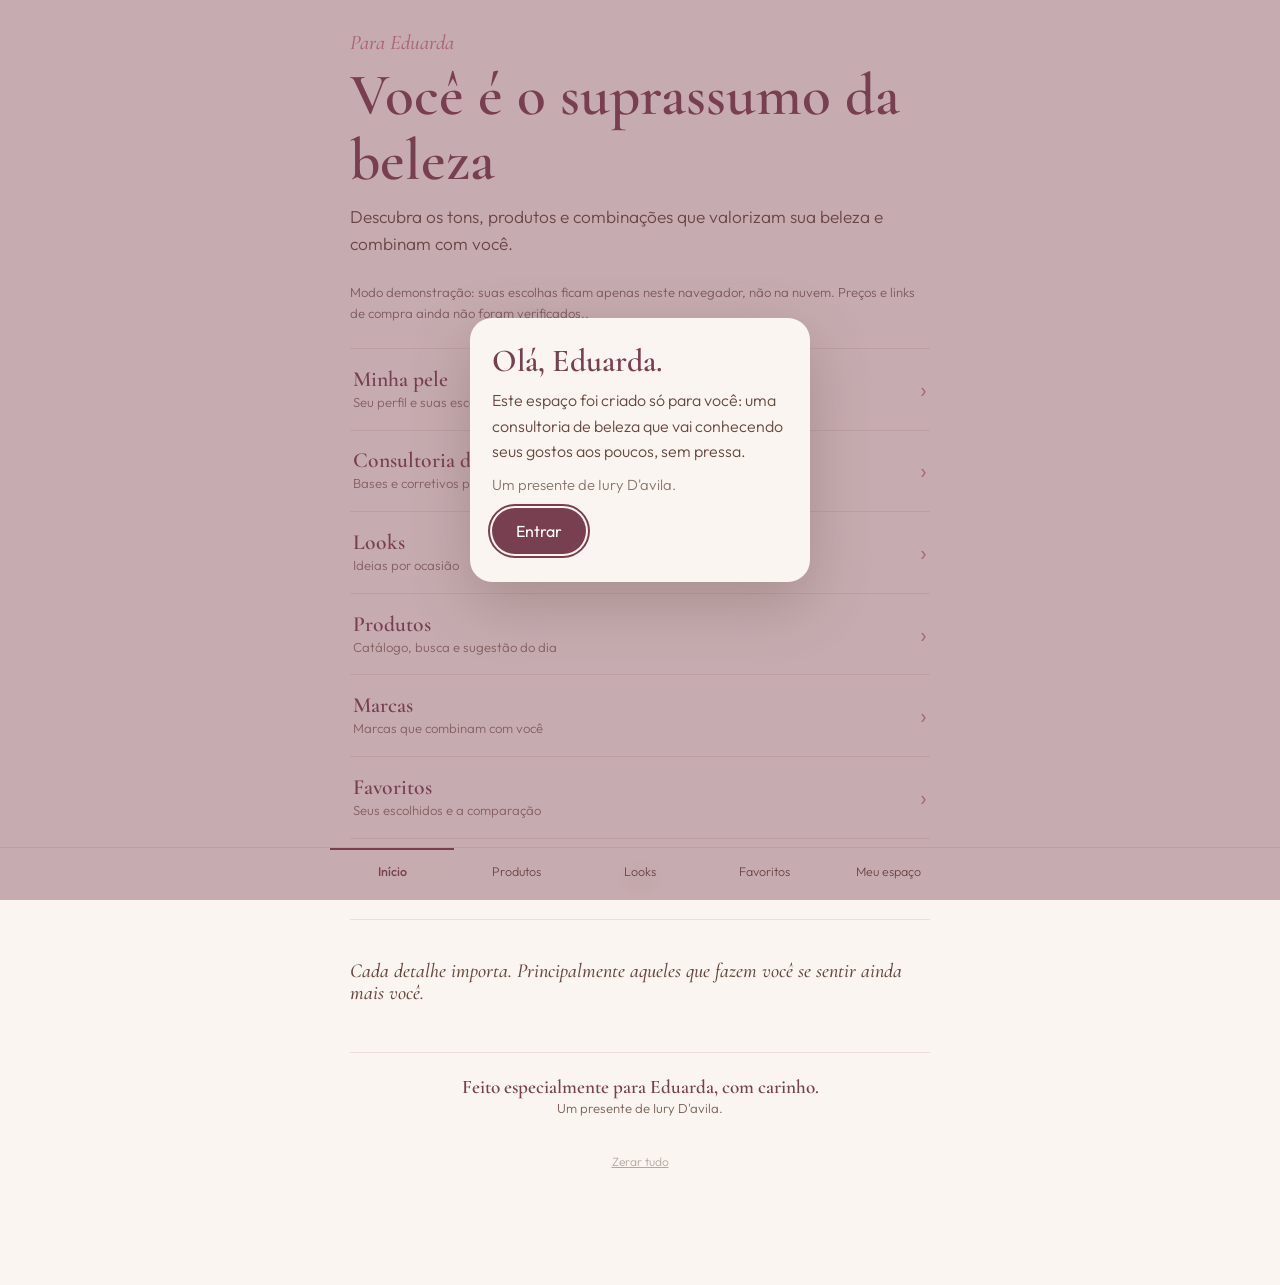
<file: index.html>
<!doctype html>
<html lang="pt-BR"><head><meta charset="utf-8"><meta name="viewport" content="width=device-width,initial-scale=1,viewport-fit=cover">
<title>Início · Eduarda Beauty</title><meta name="theme-color" content="#FAF5F0"><link rel="manifest" href="manifest.webmanifest"><link rel="apple-touch-icon" href="assets/icons/icon-192.png">
<link rel="preconnect" href="https://fonts.googleapis.com"><link rel="preconnect" href="https://fonts.gstatic.com" crossorigin>
<link href="https://fonts.googleapis.com/css2?family=Cormorant+Garamond:ital,wght@0,500;0,600;1,500&family=Outfit:wght@300;400;500&display=swap" rel="stylesheet">
<link rel="stylesheet" href="css/style.css"></head>
<body><a class="skip" href="#main">Ir para o conteúdo</a>
<main id="main">
<dialog id="welcome" aria-labelledby="wt"><h2 id="wt">Olá, Eduarda.</h2><p>Este espaço foi criado só para você: uma consultoria de beleza que vai conhecendo seus gostos aos poucos, sem pressa.</p><p class="muted">Um presente de Iury D'avila.</p><button class="btn" id="enter">Entrar</button></dialog><p class="for">Para Eduarda</p><h1 class="big">Você é o suprassumo da beleza</h1><p class="lead">Descubra os tons, produtos e combinações que valorizam sua beleza e combinam com você.</p><div id="mode" class="mode" role="status"></div><nav class="hubs" aria-label="Seções"><a class="hub" href="pele.html"><span><b>Minha pele</b><small>Seu perfil e suas escolhas</small></span><i aria-hidden="true">›</i></a><a class="hub" href="base.html"><span><b>Consultoria de base</b><small>Bases e corretivos para você</small></span><i aria-hidden="true">›</i></a><a class="hub" href="looks.html"><span><b>Looks</b><small>Ideias por ocasião</small></span><i aria-hidden="true">›</i></a><a class="hub" href="produtos.html"><span><b>Produtos</b><small>Catálogo, busca e sugestão do dia</small></span><i aria-hidden="true">›</i></a><a class="hub" href="marcas.html"><span><b>Marcas</b><small>Marcas que combinam com você</small></span><i aria-hidden="true">›</i></a><a class="hub" href="favoritos.html"><span><b>Favoritos</b><small>Seus escolhidos e a comparação</small></span><i aria-hidden="true">›</i></a><a class="hub" href="espaco.html"><span><b>Meu espaço</b><small>Nécessaire, notas e seus dados</small></span><i aria-hidden="true">›</i></a></nav><p class="quote">Cada detalhe importa. Principalmente aqueles que fazem você se sentir ainda mais você.</p>
<footer><p>Feito especialmente para Eduarda, com carinho.</p><small>Um presente de Iury D'avila.</small></footer><p class="zerop"><button id="zero" class="zero" type="button">Zerar tudo</button></p></main>
<nav class="tabs" aria-label="Principal"><a href="index.html" aria-current="page">Início</a><a href="produtos.html">Produtos</a><a href="looks.html">Looks</a><a href="favoritos.html">Favoritos</a><a href="espaco.html">Meu espaço</a></nav>
<div id="toast" class="toast" role="status" aria-live="polite"></div>
<script src="js/app.js" type="module"></script></body></html>
</file>
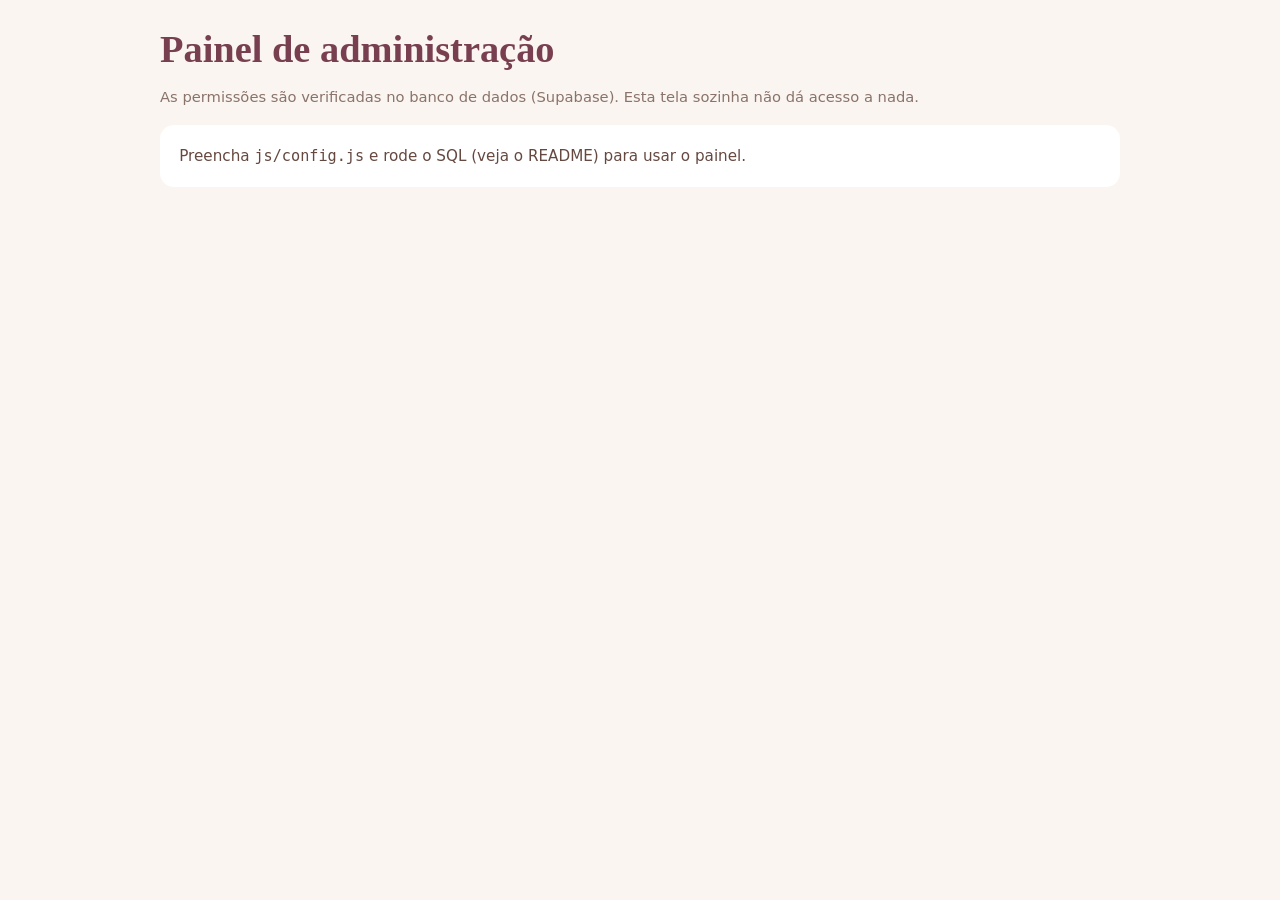
<file: admin.html>
<!doctype html>
<html lang="pt-BR"><head><meta charset="utf-8"><meta name="viewport" content="width=device-width,initial-scale=1"><meta name="robots" content="noindex"><title>Admin · Eduarda Beauty</title>
<link rel="stylesheet" href="css/style.css"></head>
<body><main style="max-width:1000px;margin:auto;padding:1.25rem">
<h1 style="font-size:2.4rem">Painel de administração</h1>
<p class="muted">As permissões são verificadas no banco de dados (Supabase). Esta tela sozinha não dá acesso a nada.</p>
<p id="st" role="status"></p>
<div id="app"></div>
</main><script type="module" src="js/admin.js"></script></body></html>
</file>
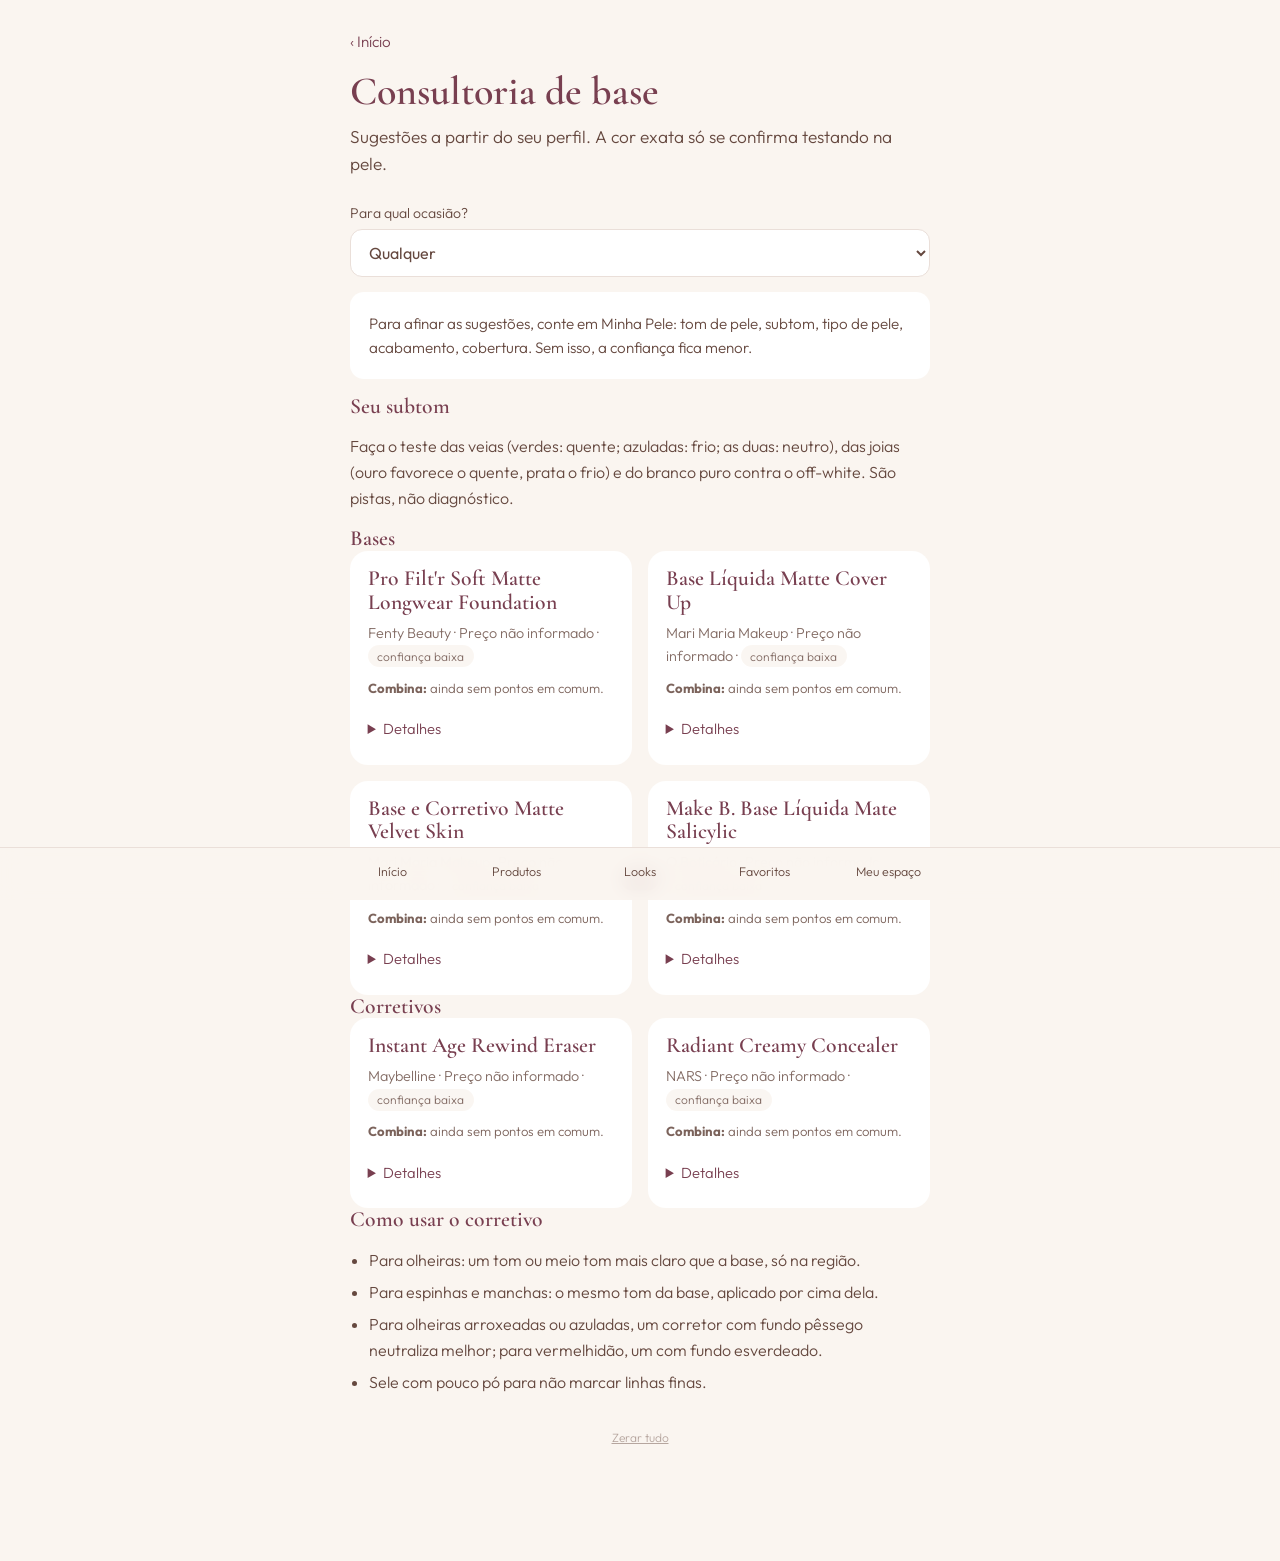
<file: base.html>
<!doctype html>
<html lang="pt-BR"><head><meta charset="utf-8"><meta name="viewport" content="width=device-width,initial-scale=1,viewport-fit=cover">
<title>Consultoria · Eduarda Beauty</title><meta name="theme-color" content="#FAF5F0"><link rel="manifest" href="manifest.webmanifest"><link rel="apple-touch-icon" href="assets/icons/icon-192.png">
<link rel="preconnect" href="https://fonts.googleapis.com"><link rel="preconnect" href="https://fonts.gstatic.com" crossorigin>
<link href="https://fonts.googleapis.com/css2?family=Cormorant+Garamond:ital,wght@0,500;0,600;1,500&family=Outfit:wght@300;400;500&display=swap" rel="stylesheet">
<link rel="stylesheet" href="css/style.css"></head>
<body><a class="skip" href="#main">Ir para o conteúdo</a>
<main id="main"><a class="back" href="index.html">‹ Início</a>
<h1>Consultoria de base</h1><p class="lead">Sugestões a partir do seu perfil. A cor exata só se confirma testando na pele.</p><label>Para qual ocasião?<select id="occ"><option value="">Qualquer</option><option value="dia">Dia a dia</option><option value="festa">Festa</option><option value="evento">Evento especial</option></select></label><div id="consult" aria-live="polite"></div><div id="cmpbase"></div>
<p class="zerop"><button id="zero" class="zero" type="button">Zerar tudo</button></p></main>
<nav class="tabs" aria-label="Principal"><a href="index.html">Início</a><a href="produtos.html">Produtos</a><a href="looks.html">Looks</a><a href="favoritos.html">Favoritos</a><a href="espaco.html">Meu espaço</a></nav>
<div id="toast" class="toast" role="status" aria-live="polite"></div>
<script src="js/app.js" type="module"></script></body></html>
</file>
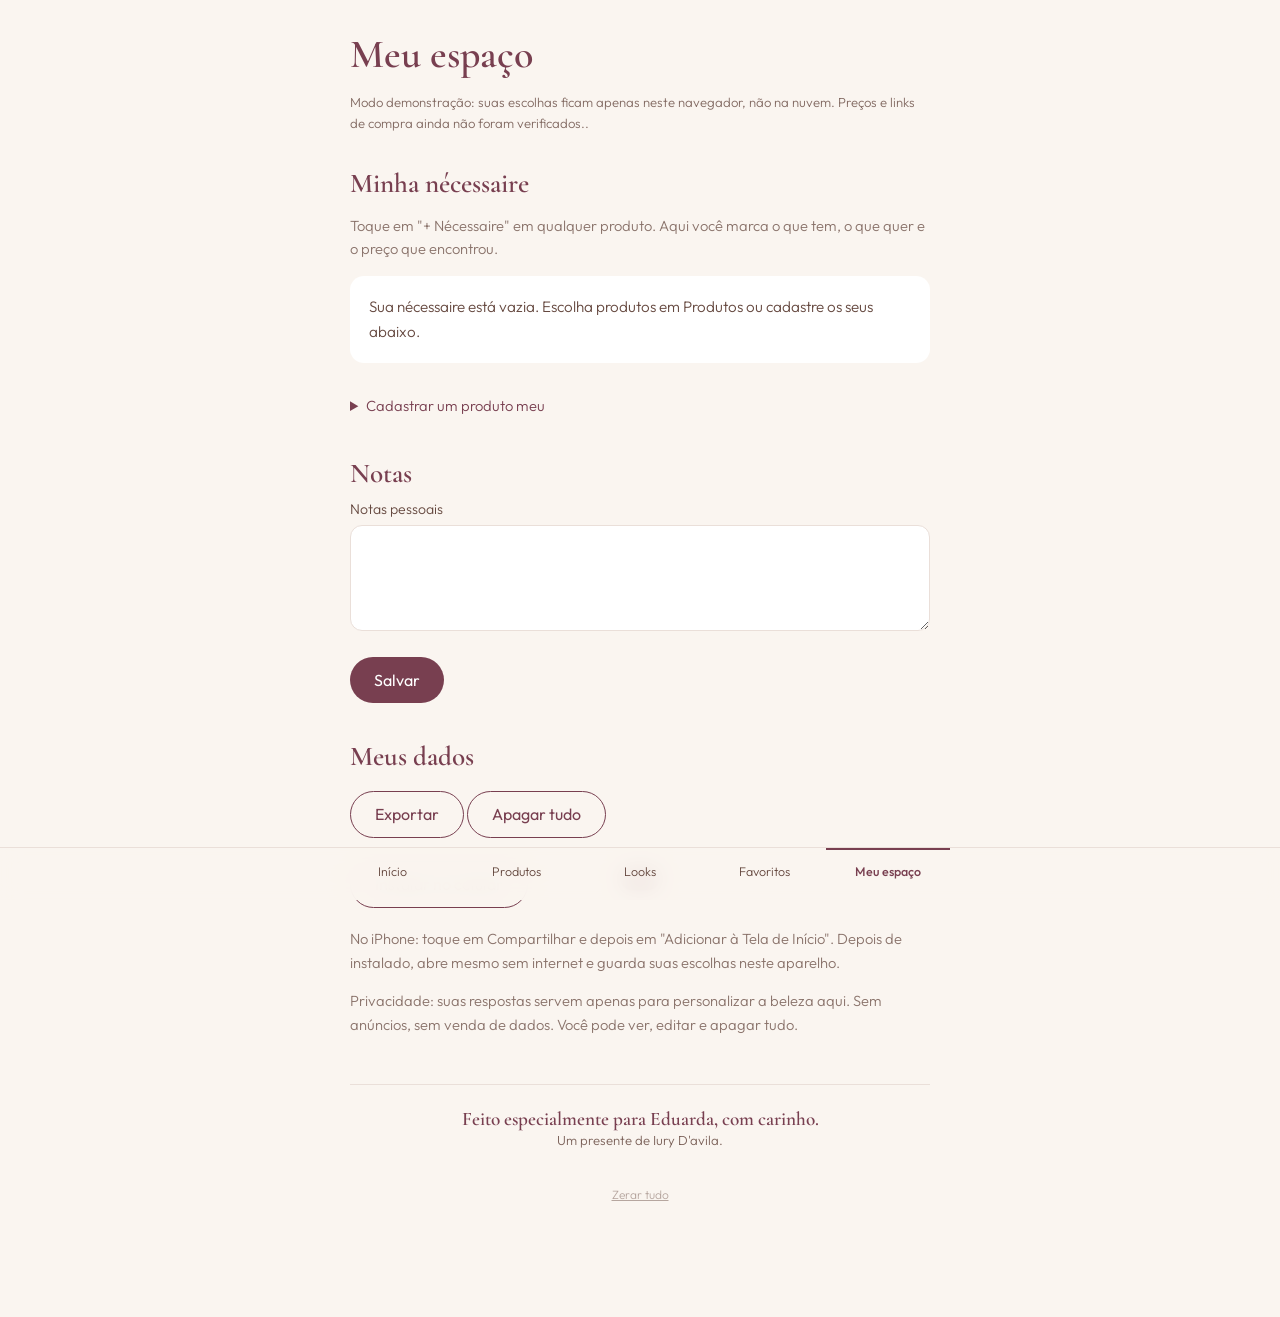
<file: espaco.html>
<!doctype html>
<html lang="pt-BR"><head><meta charset="utf-8"><meta name="viewport" content="width=device-width,initial-scale=1,viewport-fit=cover">
<title>Meu espaço · Eduarda Beauty</title><meta name="theme-color" content="#FAF5F0"><link rel="manifest" href="manifest.webmanifest"><link rel="apple-touch-icon" href="assets/icons/icon-192.png">
<link rel="preconnect" href="https://fonts.googleapis.com"><link rel="preconnect" href="https://fonts.gstatic.com" crossorigin>
<link href="https://fonts.googleapis.com/css2?family=Cormorant+Garamond:ital,wght@0,500;0,600;1,500&family=Outfit:wght@300;400;500&display=swap" rel="stylesheet">
<link rel="stylesheet" href="css/style.css"></head>
<body><a class="skip" href="#main">Ir para o conteúdo</a>
<main id="main">
<h1>Meu espaço</h1><div id="mode" class="mode" role="status"></div><h2>Minha nécessaire</h2><p class="muted">Toque em "+ Nécessaire" em qualquer produto. Aqui você marca o que tem, o que quer e o preço que encontrou.</p><div id="nec"></div><details class="tone"><summary>Cadastrar um produto meu</summary><form id="mine" class="stack" novalidate><label>Nome<input name="name" required></label><label>Marca<input name="brand"></label><label>Categoria<select name="cat" id="mine-cat"></select></label><label>Tom que uso<input name="tom"></label><label>Preço (R$)<input name="price" inputmode="decimal"></label><label>Status<select name="status"><option>tenho</option><option>quero</option><option>acabando</option></select></label><p class="err" id="mine-err" role="alert"></p><button class="btn" type="submit">Adicionar</button></form></details><h2>Notas</h2><label>Notas pessoais<textarea id="notes" rows="4"></textarea></label><p><button class="btn" id="save">Salvar</button></p><h2>Meus dados</h2><p><button class="btn ghost" id="export">Exportar</button> <button class="btn ghost" id="reset">Apagar tudo</button></p><div id="cloud" class="cloud"></div><p><button class="btn ghost" id="install" hidden>Instalar no celular</button></p><p class="muted">No iPhone: toque em Compartilhar e depois em "Adicionar à Tela de Início". Depois de instalado, abre mesmo sem internet e guarda suas escolhas neste aparelho.</p><p class="muted">Privacidade: suas respostas servem apenas para personalizar a beleza aqui. Sem anúncios, sem venda de dados. Você pode ver, editar e apagar tudo.</p>
<footer><p>Feito especialmente para Eduarda, com carinho.</p><small>Um presente de Iury D'avila.</small></footer><p class="zerop"><button id="zero" class="zero" type="button">Zerar tudo</button></p></main>
<nav class="tabs" aria-label="Principal"><a href="index.html">Início</a><a href="produtos.html">Produtos</a><a href="looks.html">Looks</a><a href="favoritos.html">Favoritos</a><a href="espaco.html" aria-current="page">Meu espaço</a></nav>
<div id="toast" class="toast" role="status" aria-live="polite"></div>
<script src="js/app.js" type="module"></script></body></html>
</file>
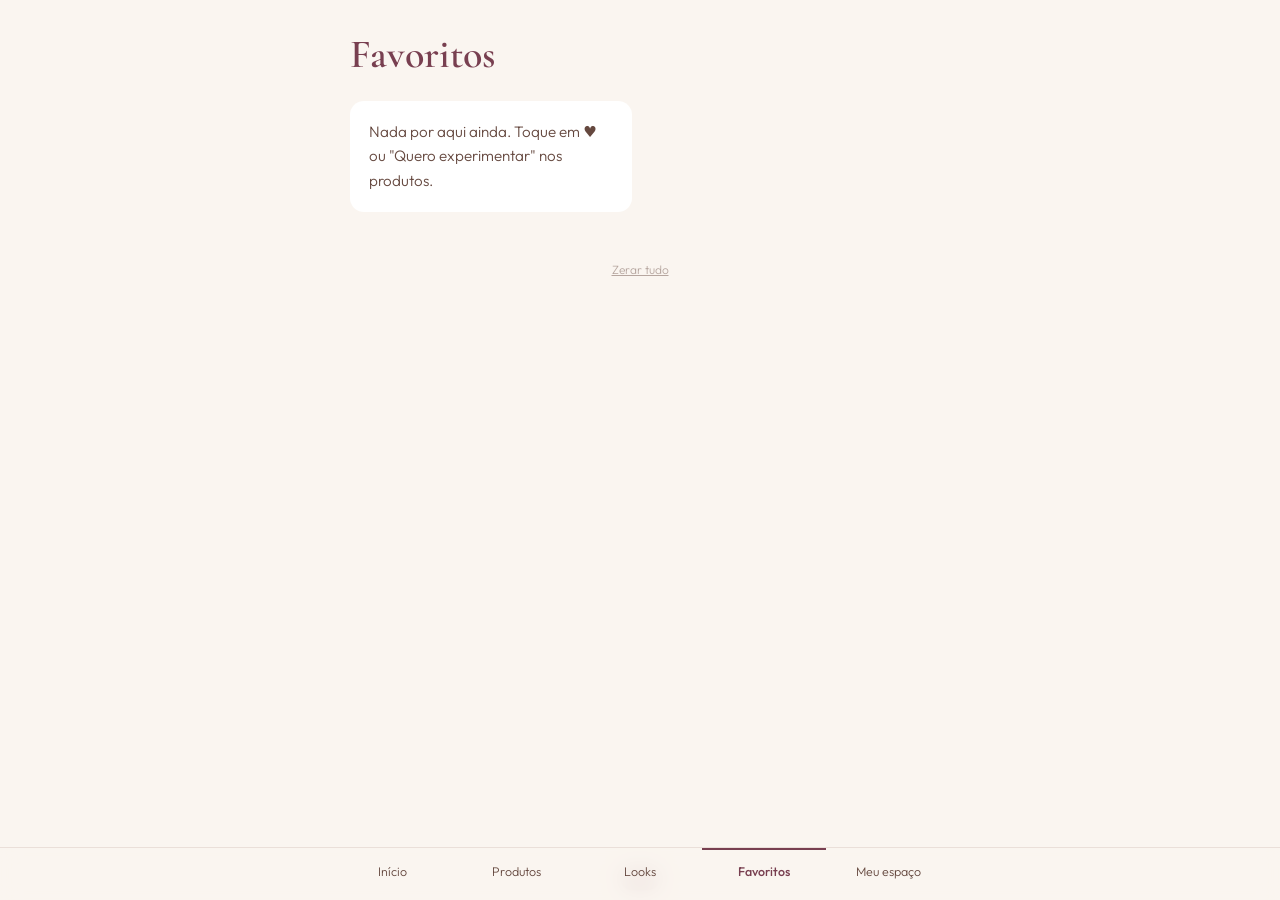
<file: favoritos.html>
<!doctype html>
<html lang="pt-BR"><head><meta charset="utf-8"><meta name="viewport" content="width=device-width,initial-scale=1,viewport-fit=cover">
<title>Favoritos · Eduarda Beauty</title><meta name="theme-color" content="#FAF5F0"><link rel="manifest" href="manifest.webmanifest"><link rel="apple-touch-icon" href="assets/icons/icon-192.png">
<link rel="preconnect" href="https://fonts.googleapis.com"><link rel="preconnect" href="https://fonts.gstatic.com" crossorigin>
<link href="https://fonts.googleapis.com/css2?family=Cormorant+Garamond:ital,wght@0,500;0,600;1,500&family=Outfit:wght@300;400;500&display=swap" rel="stylesheet">
<link rel="stylesheet" href="css/style.css"></head>
<body><a class="skip" href="#main">Ir para o conteúdo</a>
<main id="main">
<h1>Favoritos</h1><div id="favs" class="grid cards"></div><div id="compare"></div>
<p class="zerop"><button id="zero" class="zero" type="button">Zerar tudo</button></p></main>
<nav class="tabs" aria-label="Principal"><a href="index.html">Início</a><a href="produtos.html">Produtos</a><a href="looks.html">Looks</a><a href="favoritos.html" aria-current="page">Favoritos</a><a href="espaco.html">Meu espaço</a></nav>
<div id="toast" class="toast" role="status" aria-live="polite"></div>
<script src="js/app.js" type="module"></script></body></html>
</file>
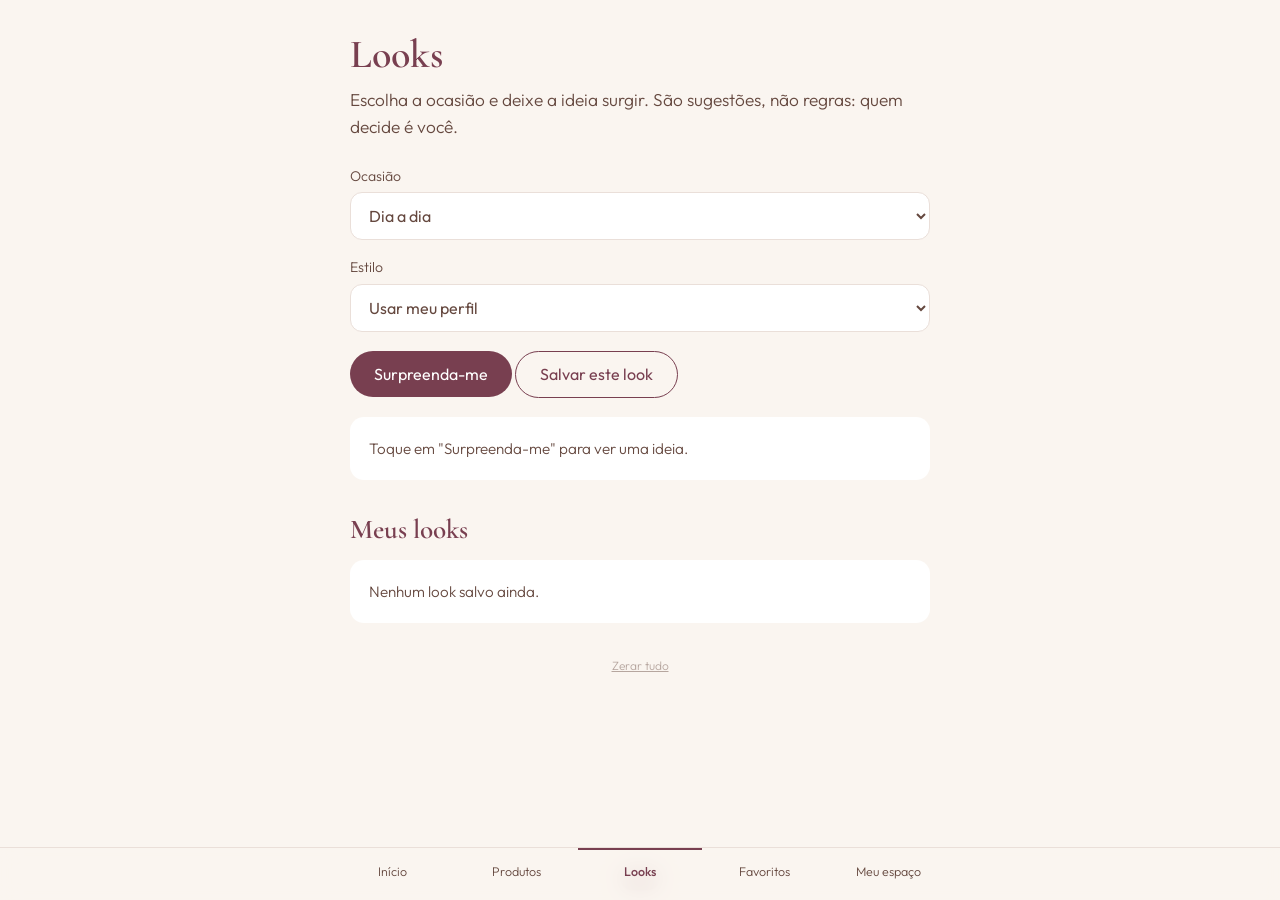
<file: looks.html>
<!doctype html>
<html lang="pt-BR"><head><meta charset="utf-8"><meta name="viewport" content="width=device-width,initial-scale=1,viewport-fit=cover">
<title>Looks · Eduarda Beauty</title><meta name="theme-color" content="#FAF5F0"><link rel="manifest" href="manifest.webmanifest"><link rel="apple-touch-icon" href="assets/icons/icon-192.png">
<link rel="preconnect" href="https://fonts.googleapis.com"><link rel="preconnect" href="https://fonts.gstatic.com" crossorigin>
<link href="https://fonts.googleapis.com/css2?family=Cormorant+Garamond:ital,wght@0,500;0,600;1,500&family=Outfit:wght@300;400;500&display=swap" rel="stylesheet">
<link rel="stylesheet" href="css/style.css"></head>
<body><a class="skip" href="#main">Ir para o conteúdo</a>
<main id="main">
<h1>Looks</h1><p class="lead">Escolha a ocasião e deixe a ideia surgir. São sugestões, não regras: quem decide é você.</p><div class="stack"><label>Ocasião<select id="lk-occ"><option value="dia">Dia a dia</option><option value="trabalho">Trabalho ou faculdade</option><option value="encontro">Encontro</option><option value="festa">Festa</option><option value="evento">Evento especial</option></select></label><label>Estilo<select id="lk-style"><option value="">Usar meu perfil</option><option value="rosados">Rosados</option><option value="terrosos">Terrosos</option><option value="neutros">Neutros</option><option value="vibrantes">Vibrantes</option></select></label></div><p><button class="btn" id="lk-go">Surpreenda-me</button> <button class="btn ghost" id="lk-save" hidden>Salvar este look</button></p><div id="lk-out" aria-live="polite"></div><h2>Meus looks</h2><div id="lk-saved"></div>
<p class="zerop"><button id="zero" class="zero" type="button">Zerar tudo</button></p></main>
<nav class="tabs" aria-label="Principal"><a href="index.html">Início</a><a href="produtos.html">Produtos</a><a href="looks.html" aria-current="page">Looks</a><a href="favoritos.html">Favoritos</a><a href="espaco.html">Meu espaço</a></nav>
<div id="toast" class="toast" role="status" aria-live="polite"></div>
<script src="js/app.js" type="module"></script></body></html>
</file>
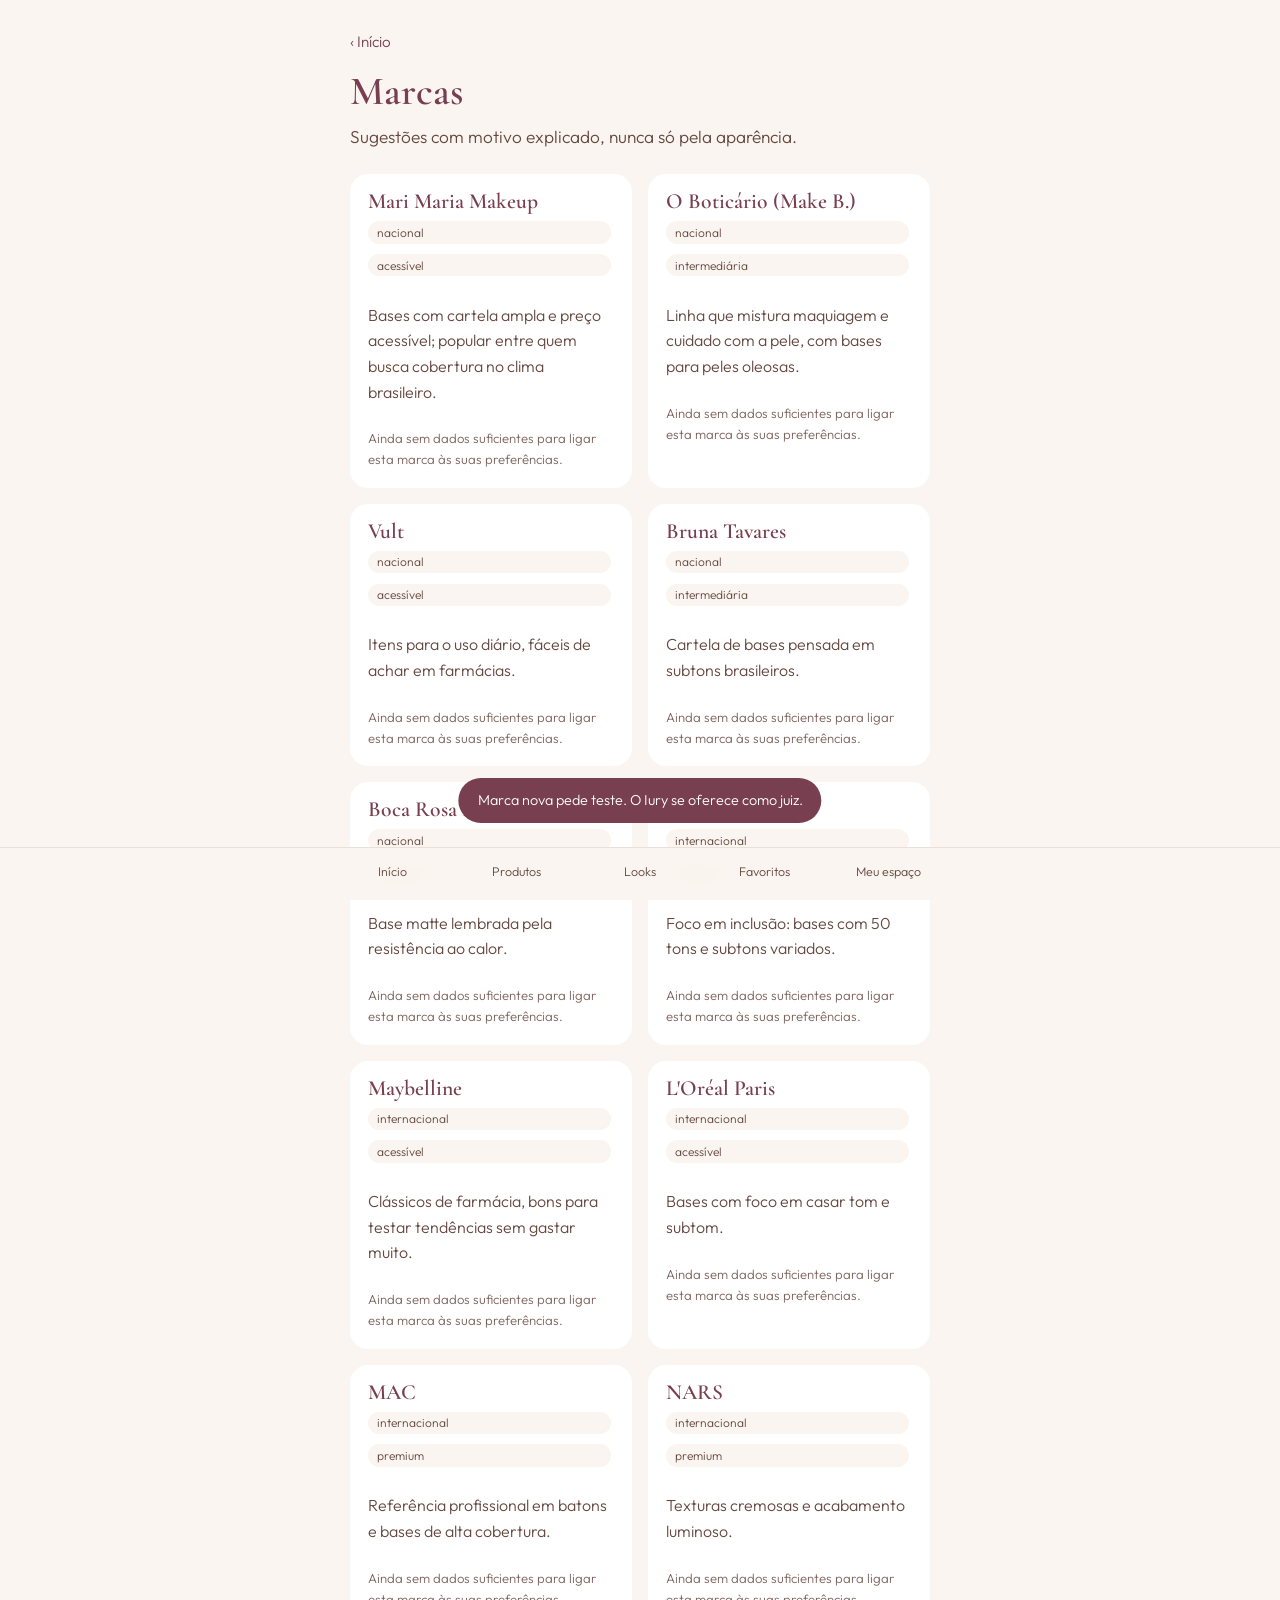
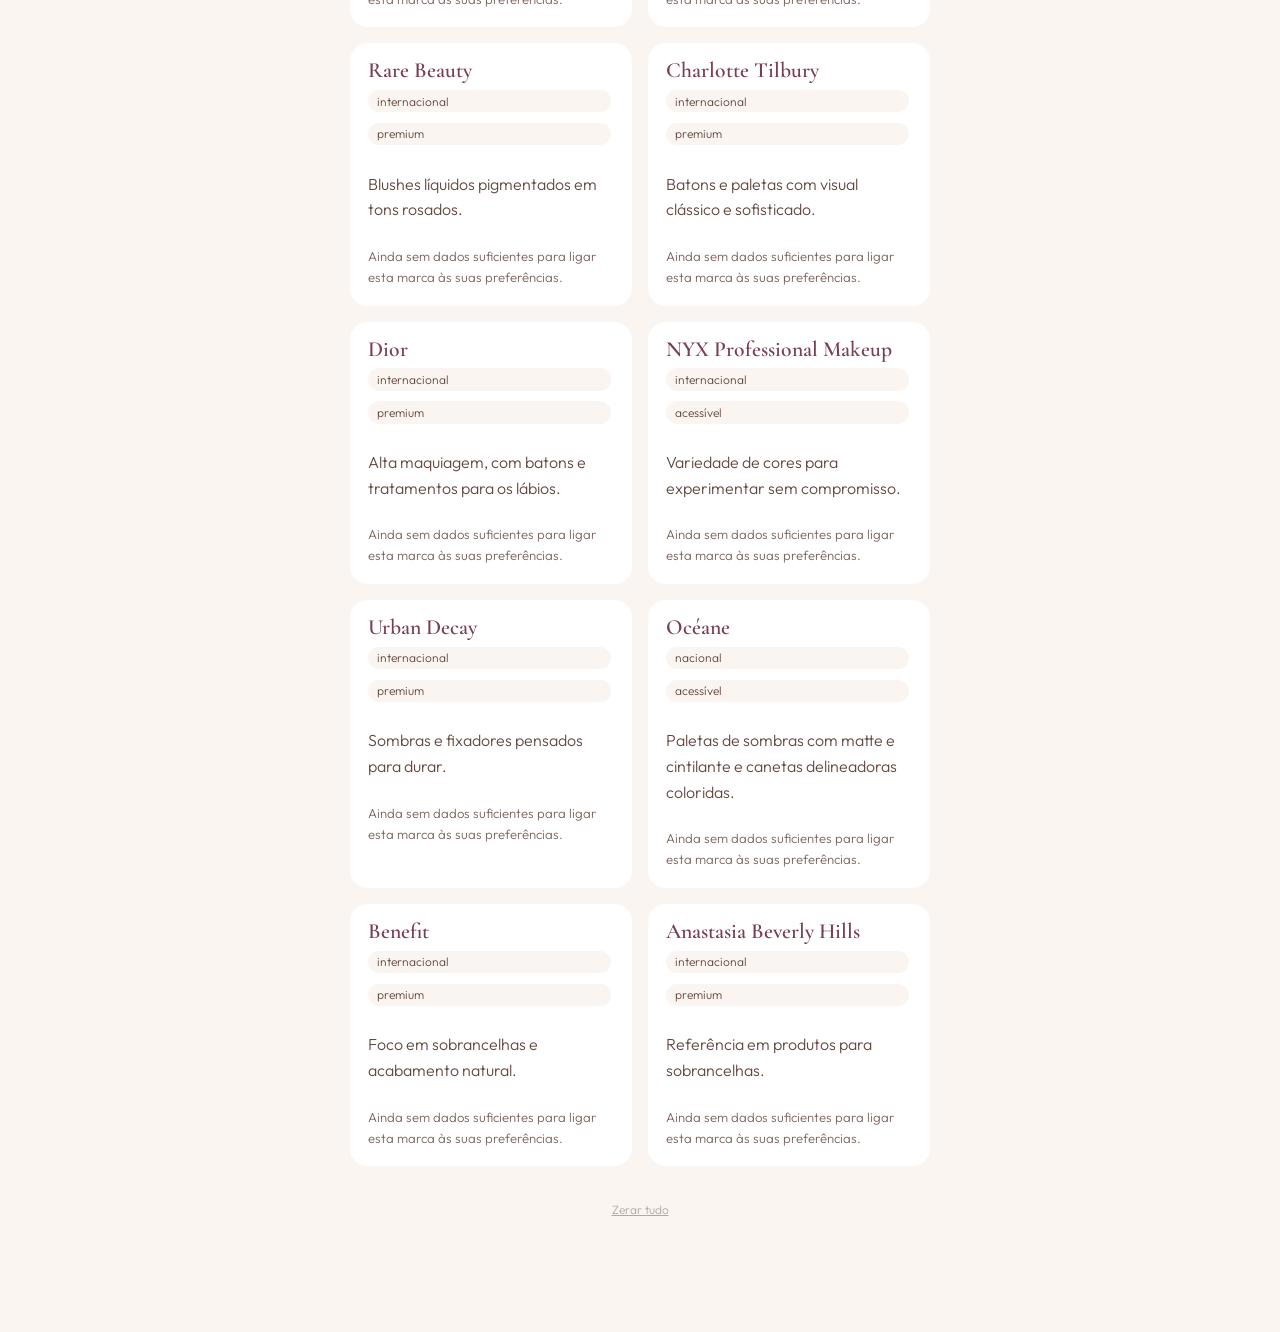
<file: marcas.html>
<!doctype html>
<html lang="pt-BR"><head><meta charset="utf-8"><meta name="viewport" content="width=device-width,initial-scale=1,viewport-fit=cover">
<title>Marcas · Eduarda Beauty</title><meta name="theme-color" content="#FAF5F0"><link rel="manifest" href="manifest.webmanifest"><link rel="apple-touch-icon" href="assets/icons/icon-192.png">
<link rel="preconnect" href="https://fonts.googleapis.com"><link rel="preconnect" href="https://fonts.gstatic.com" crossorigin>
<link href="https://fonts.googleapis.com/css2?family=Cormorant+Garamond:ital,wght@0,500;0,600;1,500&family=Outfit:wght@300;400;500&display=swap" rel="stylesheet">
<link rel="stylesheet" href="css/style.css"></head>
<body><a class="skip" href="#main">Ir para o conteúdo</a>
<main id="main"><a class="back" href="index.html">‹ Início</a>
<h1>Marcas</h1><p class="lead">Sugestões com motivo explicado, nunca só pela aparência.</p><div id="brands" class="grid cards"></div>
<p class="zerop"><button id="zero" class="zero" type="button">Zerar tudo</button></p></main>
<nav class="tabs" aria-label="Principal"><a href="index.html">Início</a><a href="produtos.html">Produtos</a><a href="looks.html">Looks</a><a href="favoritos.html">Favoritos</a><a href="espaco.html">Meu espaço</a></nav>
<div id="toast" class="toast" role="status" aria-live="polite"></div>
<script src="js/app.js" type="module"></script></body></html>
</file>
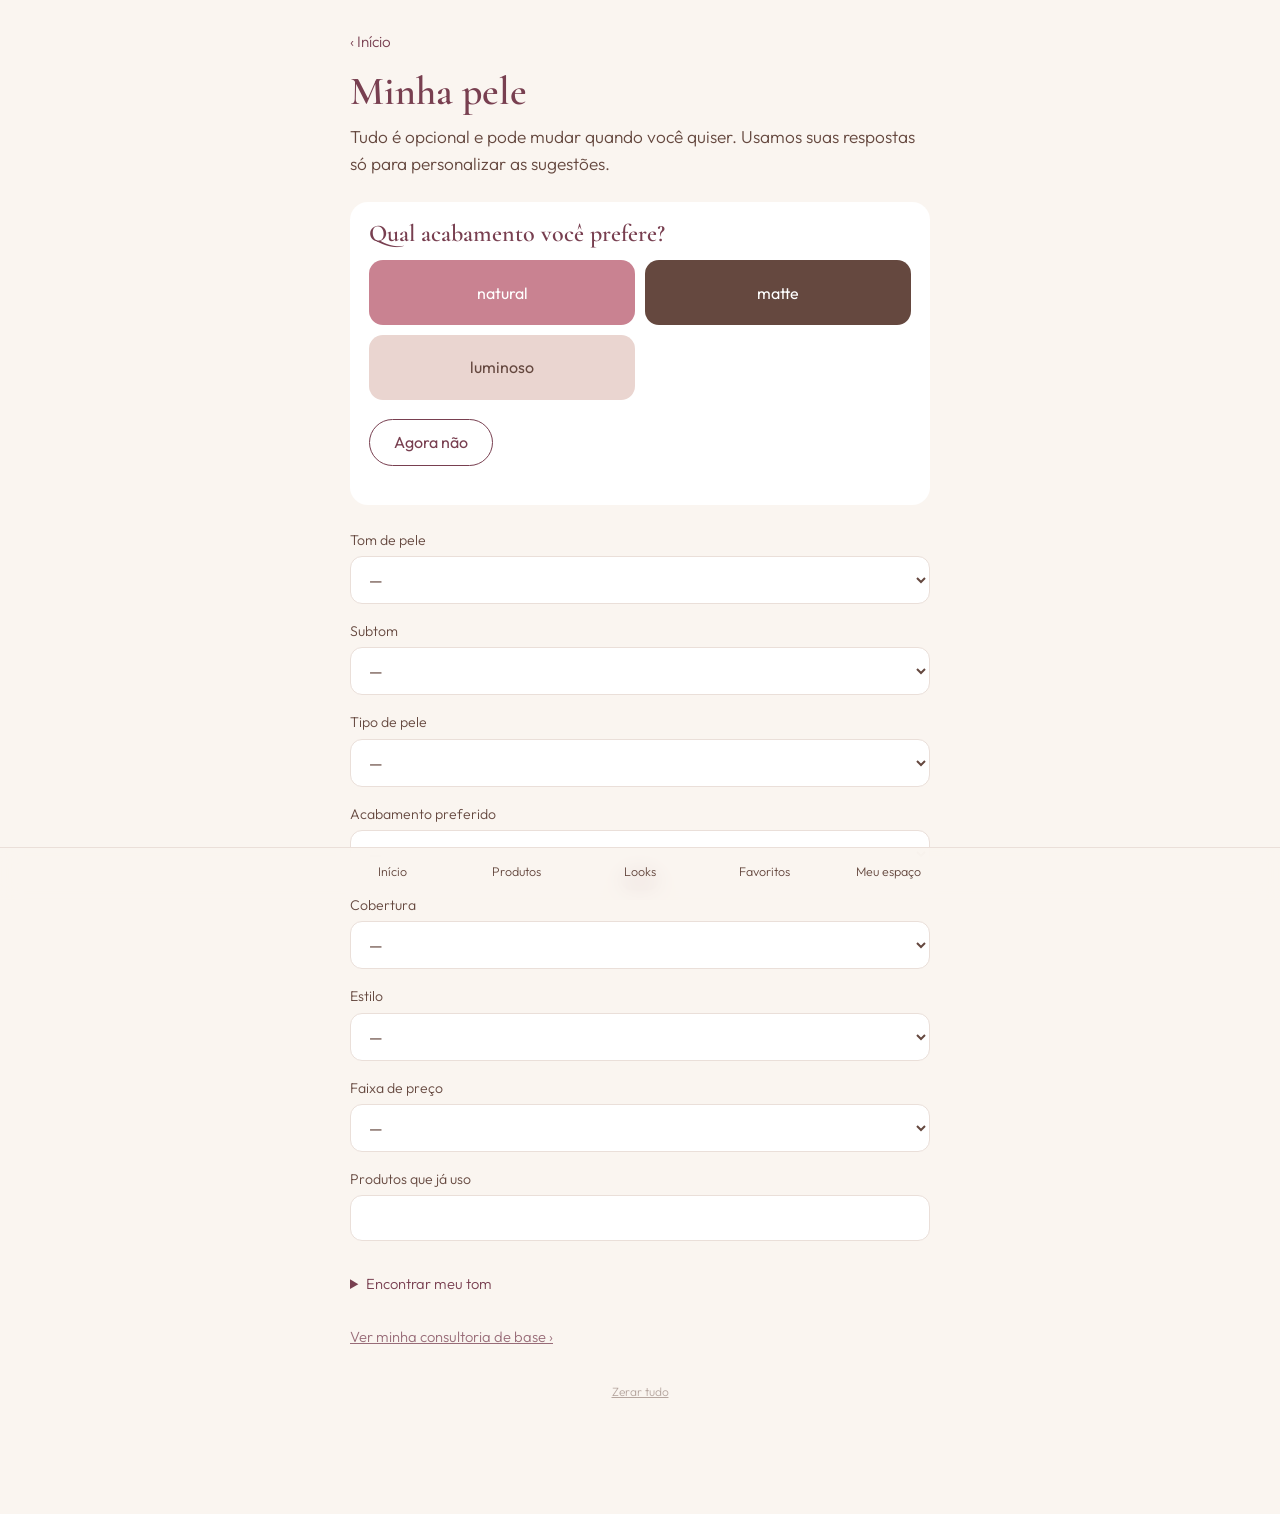
<file: pele.html>
<!doctype html>
<html lang="pt-BR"><head><meta charset="utf-8"><meta name="viewport" content="width=device-width,initial-scale=1,viewport-fit=cover">
<title>Minha pele · Eduarda Beauty</title><meta name="theme-color" content="#FAF5F0"><link rel="manifest" href="manifest.webmanifest"><link rel="apple-touch-icon" href="assets/icons/icon-192.png">
<link rel="preconnect" href="https://fonts.googleapis.com"><link rel="preconnect" href="https://fonts.gstatic.com" crossorigin>
<link href="https://fonts.googleapis.com/css2?family=Cormorant+Garamond:ital,wght@0,500;0,600;1,500&family=Outfit:wght@300;400;500&display=swap" rel="stylesheet">
<link rel="stylesheet" href="css/style.css"></head>
<body><a class="skip" href="#main">Ir para o conteúdo</a>
<main id="main"><a class="back" href="index.html">‹ Início</a>
<h1>Minha pele</h1><p class="lead">Tudo é opcional e pode mudar quando você quiser. Usamos suas respostas só para personalizar as sugestões.</p><div id="discover" class="discover" aria-live="polite"></div><form id="profile" class="stack" novalidate></form><details class="tone"><summary>Encontrar meu tom</summary><ol><li>Teste a base na linha da mandíbula, não no pulso.</li><li>Espere alguns minutos: a cor oxida.</li><li>Observe à luz natural, perto de uma janela.</li><li>O tom certo some entre rosto e pescoço.</li><li>Escolha 2 ou 3 tons vizinhos e passe uma faixa de cada um do maxilar até o pescoço.</li><li>Olhe de novo após 10 a 15 minutos e em dia de sol e de nuvem.</li><li>Seu tom pode mudar com a estação: é normal ter uma base para o verão e outra para o inverno.</li><li>Sem dados confiáveis, trate toda sugestão como uma possibilidade a testar.</li></ol></details><p class="muted"><a href="base.html">Ver minha consultoria de base ›</a></p>
<p class="zerop"><button id="zero" class="zero" type="button">Zerar tudo</button></p></main>
<nav class="tabs" aria-label="Principal"><a href="index.html">Início</a><a href="produtos.html">Produtos</a><a href="looks.html">Looks</a><a href="favoritos.html">Favoritos</a><a href="espaco.html">Meu espaço</a></nav>
<div id="toast" class="toast" role="status" aria-live="polite"></div>
<script src="js/app.js" type="module"></script></body></html>
</file>
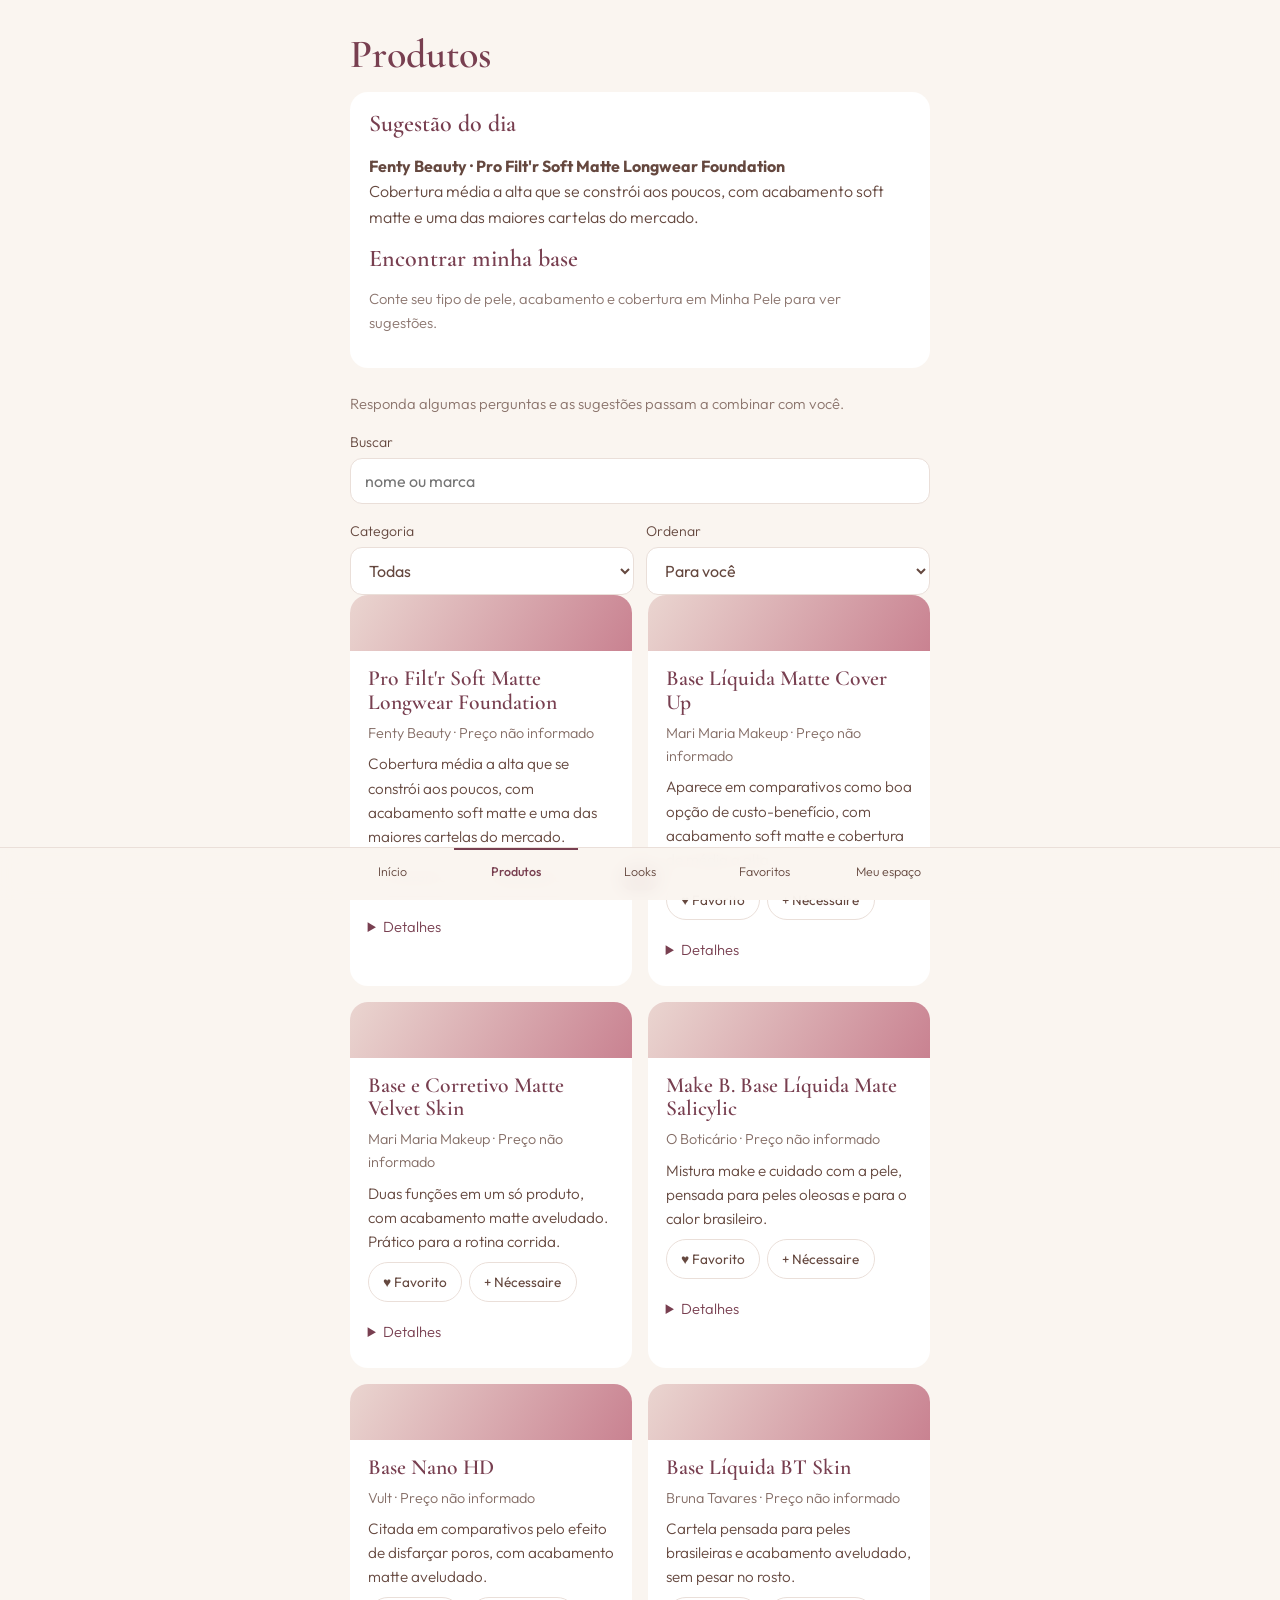
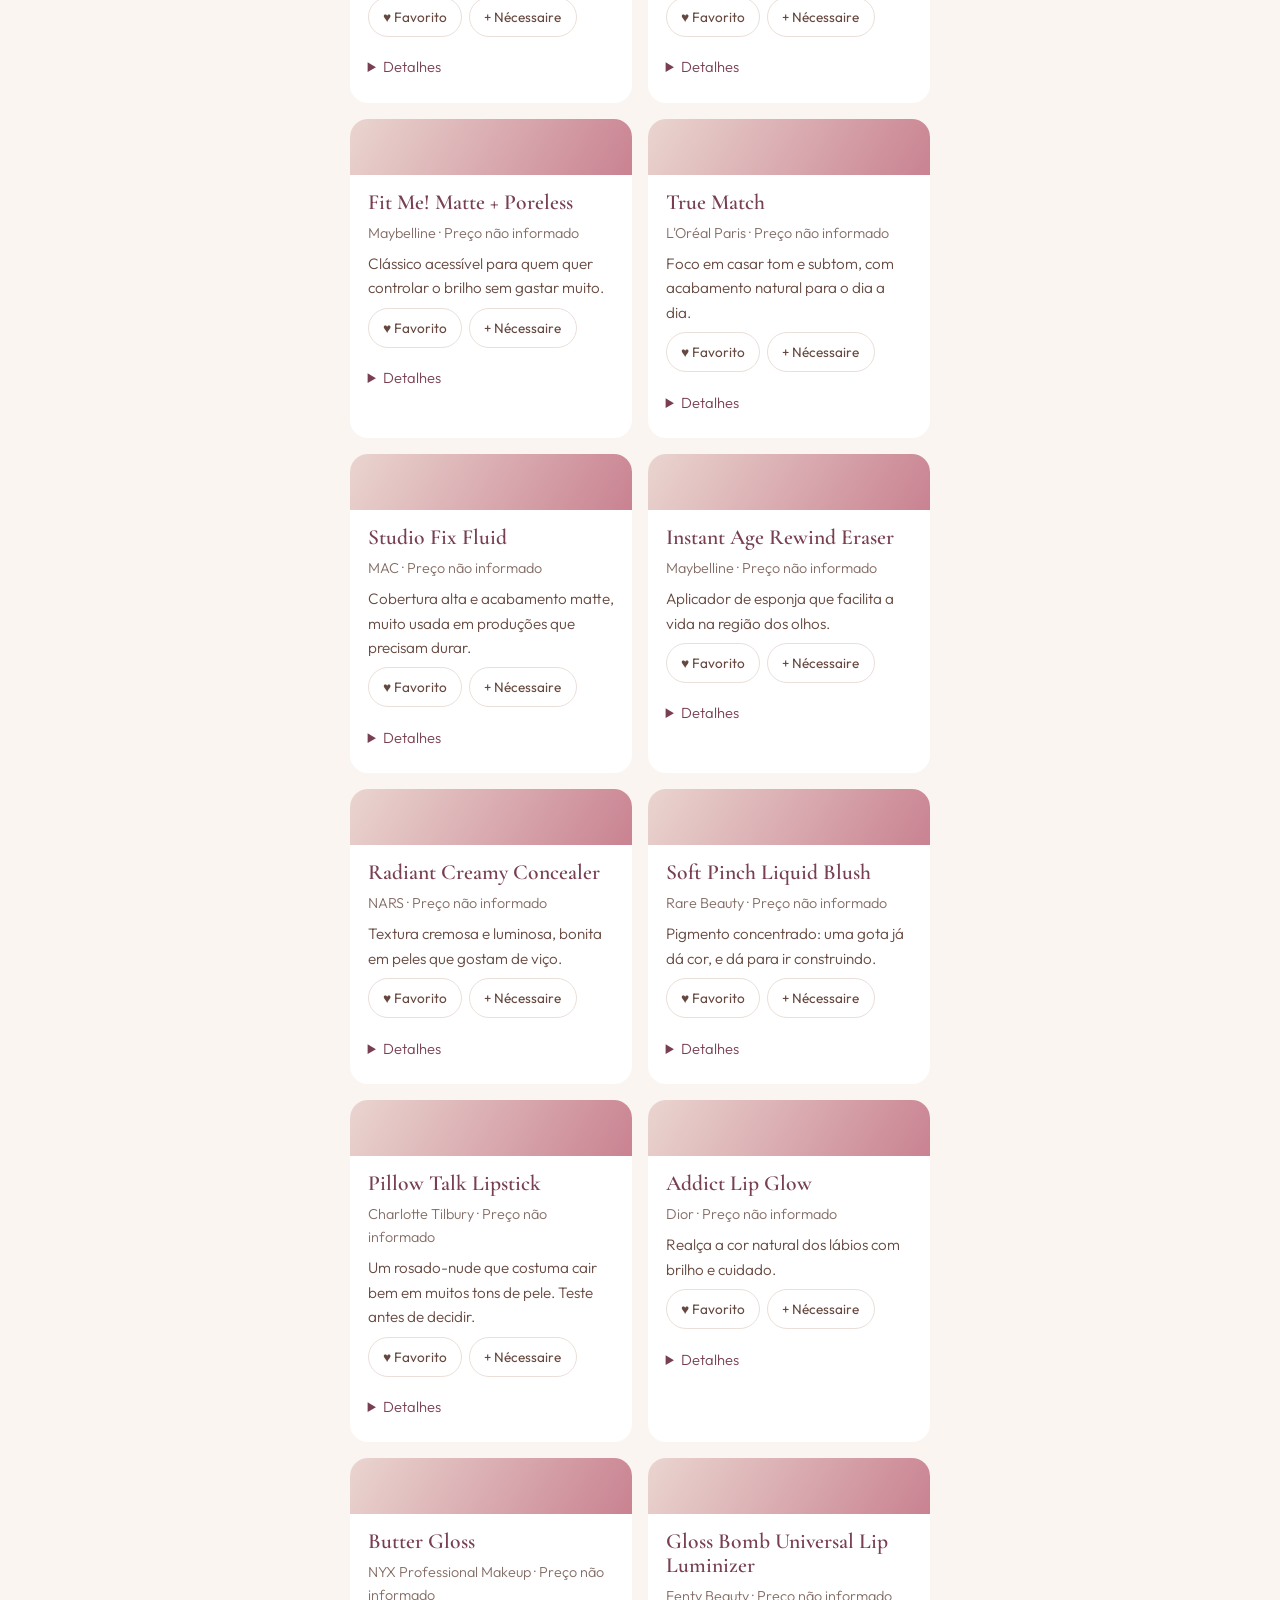
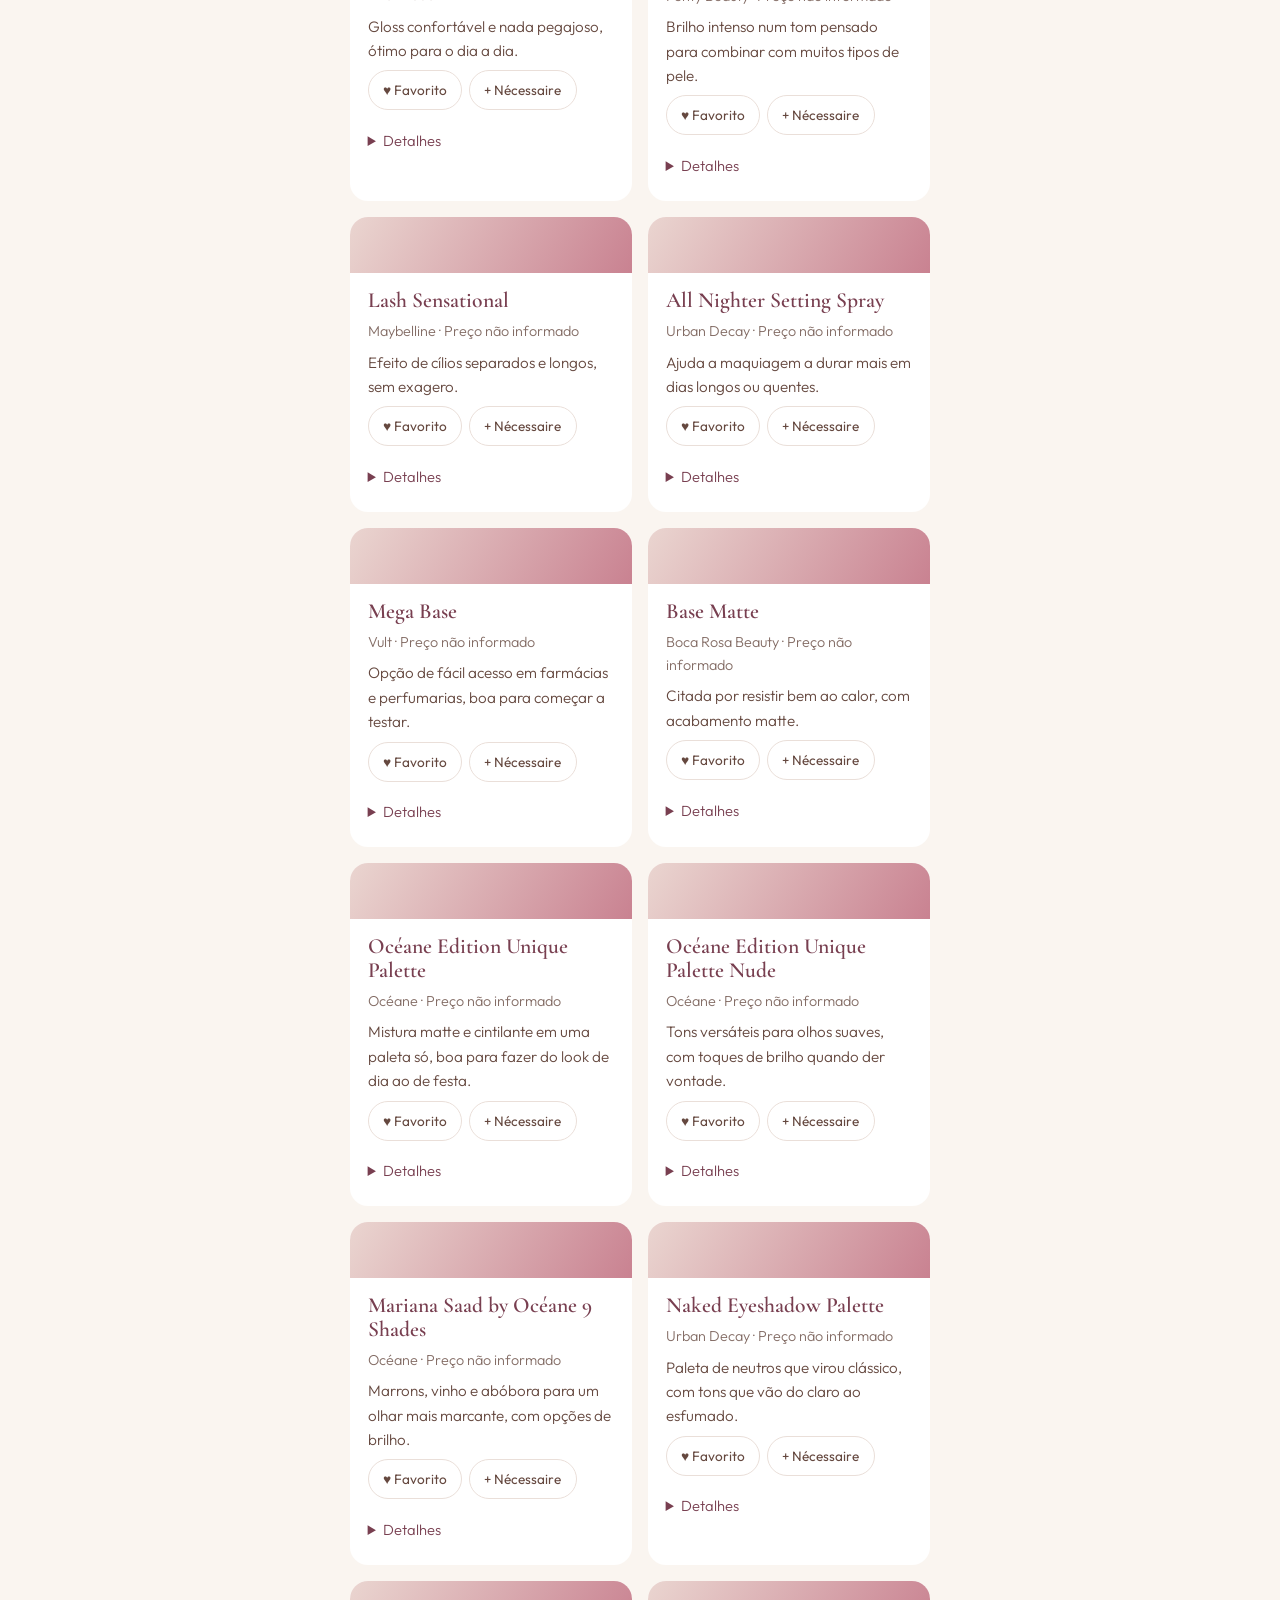
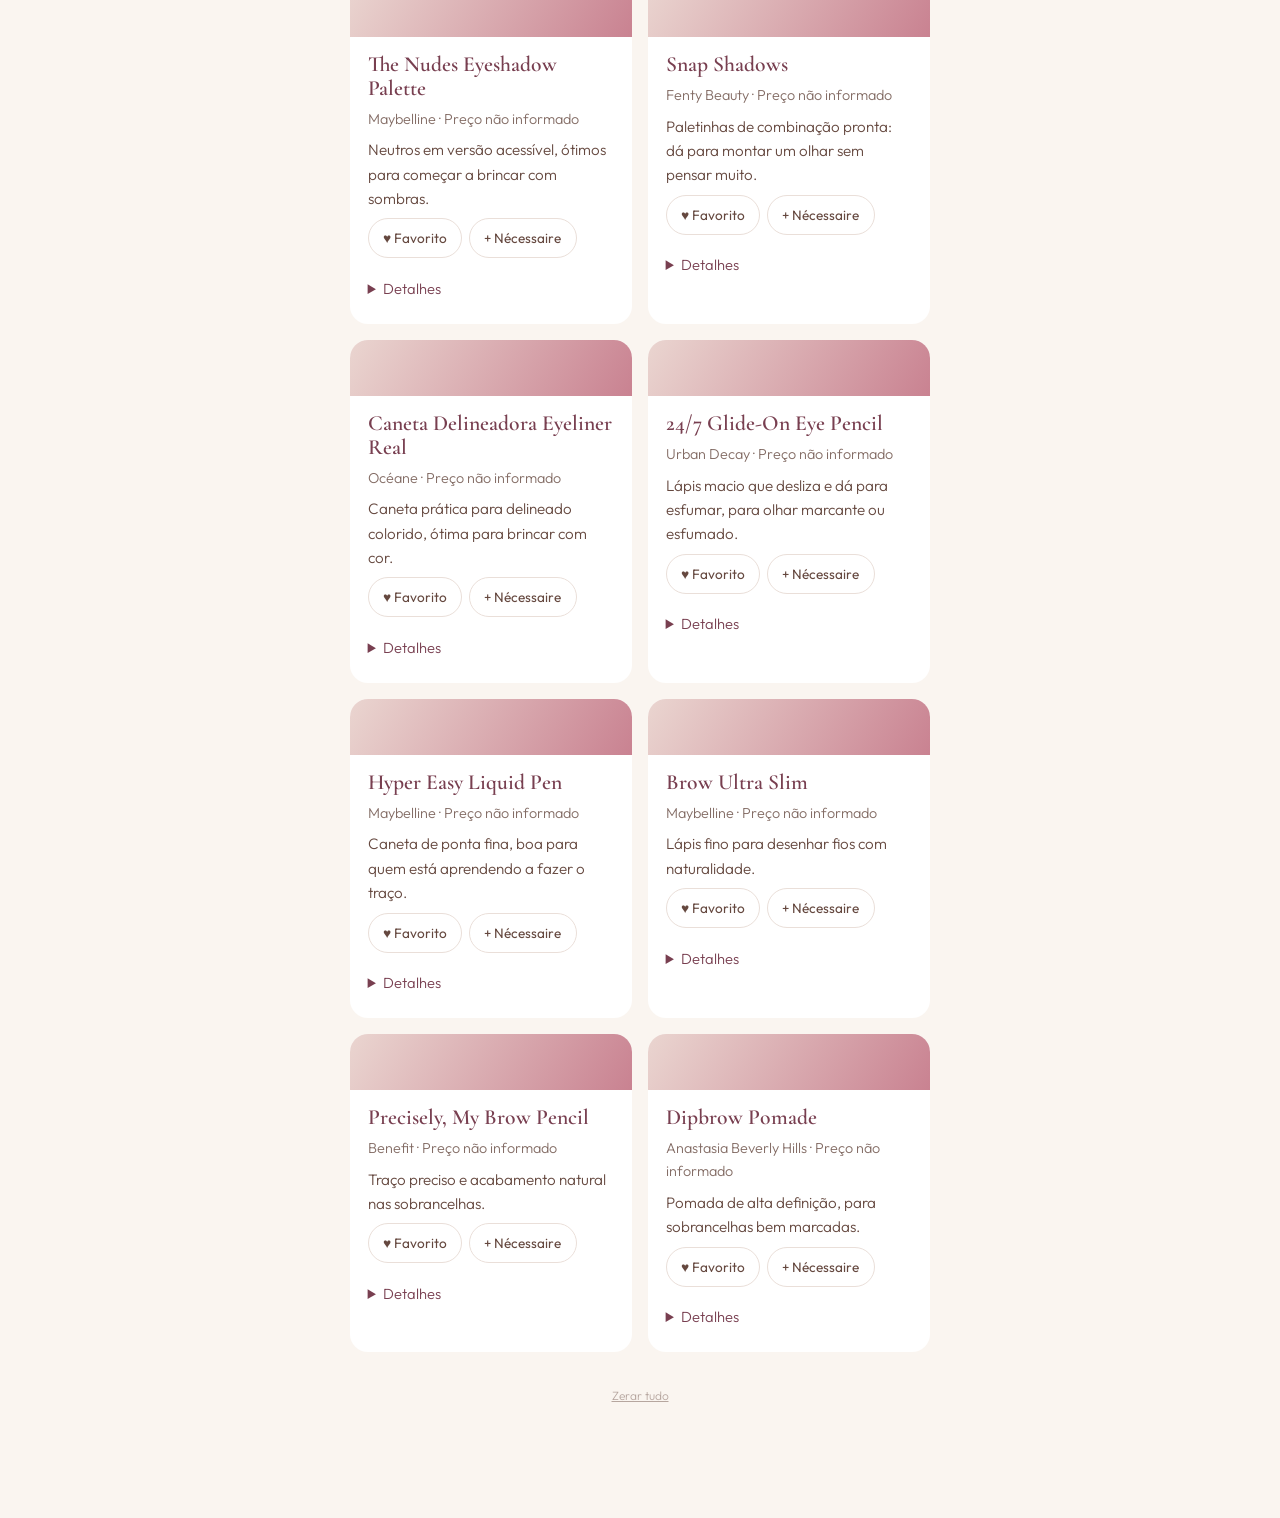
<file: produtos.html>
<!doctype html>
<html lang="pt-BR"><head><meta charset="utf-8"><meta name="viewport" content="width=device-width,initial-scale=1,viewport-fit=cover">
<title>Produtos · Eduarda Beauty</title><meta name="theme-color" content="#FAF5F0"><link rel="manifest" href="manifest.webmanifest"><link rel="apple-touch-icon" href="assets/icons/icon-192.png">
<link rel="preconnect" href="https://fonts.googleapis.com"><link rel="preconnect" href="https://fonts.gstatic.com" crossorigin>
<link href="https://fonts.googleapis.com/css2?family=Cormorant+Garamond:ital,wght@0,500;0,600;1,500&family=Outfit:wght@300;400;500&display=swap" rel="stylesheet">
<link rel="stylesheet" href="css/style.css"></head>
<body><a class="skip" href="#main">Ir para o conteúdo</a>
<main id="main">
<h1>Produtos</h1><div id="tools" class="discover"></div><p class="muted" id="reco-why"></p><div class="stack"><label>Buscar<input id="q" type="search" placeholder="nome ou marca"></label><div class="two"><label>Categoria<select id="cat"></select></label><label>Ordenar<select id="sort"><option value="rec">Para você</option><option value="name">Nome</option><option value="price">Preço</option></select></label></div></div><div id="cards" class="grid cards"></div>
<p class="zerop"><button id="zero" class="zero" type="button">Zerar tudo</button></p></main>
<nav class="tabs" aria-label="Principal"><a href="index.html">Início</a><a href="produtos.html" aria-current="page">Produtos</a><a href="looks.html">Looks</a><a href="favoritos.html">Favoritos</a><a href="espaco.html">Meu espaço</a></nav>
<div id="toast" class="toast" role="status" aria-live="polite"></div>
<script src="js/app.js" type="module"></script></body></html>
</file>
<file: css/style.css>
:root{--rose:#C98291;--nude:#EAD5D0;--cream:#FAF5F0;--brown:#65483F;--wine:#783F50;--line:#eadfd9}
*{box-sizing:border-box}html{scroll-behavior:smooth;-webkit-text-size-adjust:100%}
body{margin:0;background:var(--cream);color:var(--brown);font:300 1rem/1.6 Outfit,system-ui,sans-serif}
main{max-width:620px;margin:auto;padding:calc(1.5rem + env(safe-area-inset-top)) 1.25rem calc(6.5rem + env(safe-area-inset-bottom))}
h1,h2,h3,.for,.quote,footer p{font-family:"Cormorant Garamond",Georgia,serif;font-weight:600;color:var(--wine);line-height:1.1}
h1{font-size:2.5rem;margin:.5rem 0 .6rem}h1.big{font-size:clamp(2.5rem,11.5vw,3.7rem)}h2{font-size:1.7rem;margin:2.2rem 0 .6rem}h3{font-size:1.35rem;margin:0}
.lead{font-size:1.08rem;margin:0 0 1.5rem}.muted{opacity:.75;font-size:.92rem}.for{font-style:italic;font-weight:500;font-size:1.3rem;color:var(--rose);margin:.5rem 0 0}
.skip{position:absolute;left:-999px}.skip:focus{left:8px;top:8px;background:#fff;padding:.5rem;z-index:9}
:focus-visible{outline:2px solid var(--wine);outline-offset:2px}
a{color:var(--wine)}.back{display:inline-block;text-decoration:none;padding:.4rem 0;font-size:.95rem}
.mode{font-size:.82rem;opacity:.8;margin:1rem 0}
.hubs{margin:1.5rem 0;border-top:1px solid var(--line)}.hub{display:flex;justify-content:space-between;align-items:center;gap:1rem;padding:1.05rem .2rem;border-bottom:1px solid var(--line);text-decoration:none;color:var(--brown);min-height:60px}
.hub b{display:block;font:600 1.35rem "Cormorant Garamond",serif;color:var(--wine)}.hub small{opacity:.75}.hub i{font-style:normal;font-size:1.6rem;color:var(--rose)}
.quote{font-style:italic;font-weight:500;font-size:1.25rem;color:var(--brown);margin:2.5rem 0 0}
.stack{display:grid;gap:1rem}.two{display:grid;grid-template-columns:1fr 1fr;gap:.8rem}
label{display:block;font-size:.88rem}label.chk{display:flex;gap:.5rem;align-items:center}label.chk input{width:auto}
select,input,textarea{width:100%;font:400 1rem Outfit,sans-serif;padding:.75rem .85rem;margin-top:.3rem;border:1px solid var(--line);border-radius:12px;background:#fff;color:var(--brown)}
.btn{display:inline-block;background:var(--wine);color:#fff;border:0;padding:.8rem 1.5rem;border-radius:999px;font:400 1rem Outfit,sans-serif;text-decoration:none;cursor:pointer;min-height:46px;margin:.2rem 0}
.btn.ghost{background:transparent;color:var(--wine);border:1px solid var(--wine)}
.grid{display:grid;gap:1rem}.cards{grid-template-columns:1fr}@media(min-width:560px){.cards{grid-template-columns:1fr 1fr}}
.card{background:#fff;border-radius:18px;overflow:hidden}.card .ph{height:56px;background:linear-gradient(120deg,var(--nude),var(--rose))}.card .ph img{width:100%;height:100%;object-fit:cover;display:block}
.card .b{padding:1rem 1.1rem 1.1rem;display:grid;gap:.45rem}.sub{font-size:.9rem;opacity:.8}.pitch{margin:0;font-size:.95rem}small{font-size:.82rem;opacity:.85;display:block}
.tag{font-size:.75rem;background:var(--cream);border-radius:99px;padding:.1rem .6rem;display:inline-block;margin:0 .2rem .2rem 0}
.row{display:flex;gap:.4rem;flex-wrap:wrap}.row button{font:400 .85rem Outfit,sans-serif;padding:.55rem .9rem;min-height:40px;border-radius:99px;border:1px solid var(--line);background:#fff;color:var(--brown);cursor:pointer}
.row button[aria-pressed=true]{background:var(--wine);color:#fff;border-color:var(--wine)}
details{margin-top:.3rem}summary{cursor:pointer;color:var(--wine);font-size:.92rem;padding:.4rem 0}.det{display:grid;gap:.5rem;padding:.3rem 0}
.discover{margin:1rem 0 1.5rem;padding:1.2rem;background:#fff;border-radius:18px}.discover h3{margin:0 0 .8rem;font-size:1.5rem}
.opts{display:grid;grid-template-columns:1fr 1fr;gap:.6rem}.opt{border:0;border-radius:14px;padding:1.4rem .5rem;color:#fff;font:400 1rem Outfit;cursor:pointer;background:var(--c);min-height:56px}
.tone{margin:1.5rem 0}table{border-collapse:collapse;width:100%;background:#fff;font-size:.88rem}td,th{border-bottom:1px solid var(--line);padding:.5rem;text-align:left}
.empty{padding:1.2rem;background:#fff;border-radius:14px;font-size:.95rem}.err{color:#a02a3c;font-size:.85rem;margin:0}ul,ol{padding-left:1.2rem}li{margin:.4rem 0}
.tabs{position:fixed;left:0;right:0;bottom:0;z-index:5;display:flex;justify-content:center;background:rgba(250,245,240,.94);backdrop-filter:blur(10px);border-top:1px solid var(--line);padding-bottom:env(safe-area-inset-bottom)}
.tabs a{flex:1;max-width:124px;text-align:center;text-decoration:none;color:var(--brown);font-size:.78rem;padding:.9rem .2rem;min-height:52px}
.tabs a[aria-current=page]{color:var(--wine);font-weight:500;box-shadow:inset 0 2px 0 var(--wine)}
footer{text-align:center;margin-top:3rem;padding-top:1.5rem;border-top:1px solid var(--line)}footer p{font-size:1.2rem;margin:0}
dialog{border:0;border-radius:22px;width:calc(100% - 3rem);max-width:340px;max-height:80vh;overflow:auto;padding:1.6rem 1.4rem;background:var(--cream);color:var(--brown);box-shadow:0 20px 60px rgba(101,72,63,.3)}
dialog::backdrop{background:rgba(120,63,80,.4)}dialog h2{font-size:2rem;margin:0 0 .6rem}dialog p{margin:.5rem 0}
.toast{position:fixed;bottom:calc(4.8rem + env(safe-area-inset-bottom));left:50%;transform:translate(-50%,300%);background:var(--wine);color:#fff;padding:.7rem 1.2rem;border-radius:99px;font-size:.9rem;transition:transform .3s;width:max-content;max-width:90vw;text-align:center}.toast.on{transform:translate(-50%,0)}
@media(prefers-reduced-motion:reduce){*{transition:none!important;scroll-behavior:auto}}
.zerop{text-align:center;margin:1.5rem 0 0}.zero{background:none;border:0;color:var(--brown);opacity:.45;font:300 .75rem Outfit,sans-serif;text-decoration:underline;cursor:pointer;padding:.7rem 1rem}
</file>
